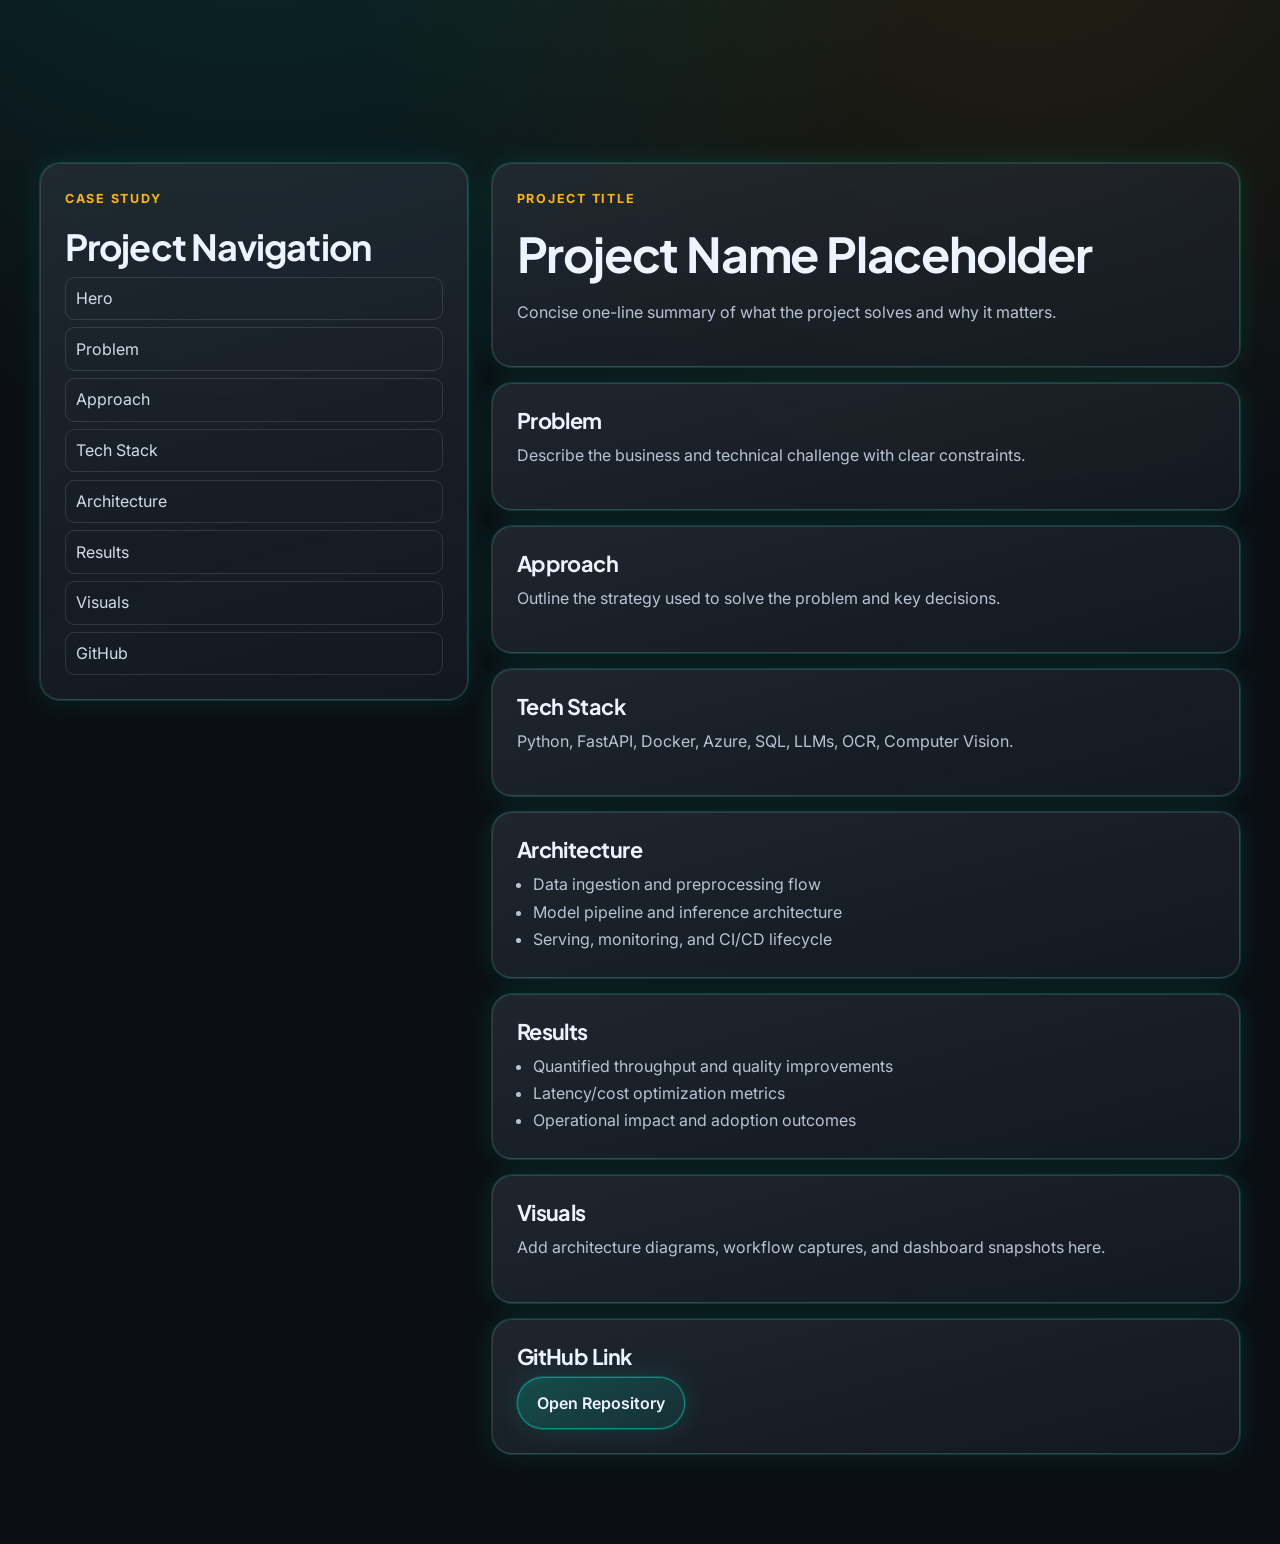
<file: case-study-template.html>
<!doctype html>
<html lang="en">
  <head>
    <meta charset="UTF-8" />
    <meta name="viewport" content="width=device-width, initial-scale=1.0" />
    <title>Case Study Template | Saeed Anwar</title>
    <meta
      name="description"
      content="Reusable AI project case study template for documenting problem, approach, architecture, and measurable results."
    />
    <link rel="preconnect" href="https://fonts.googleapis.com" />
    <link rel="preconnect" href="https://fonts.gstatic.com" crossorigin />
    <link
      href="https://fonts.googleapis.com/css2?family=Inter:wght@400;500;600;700;800&family=Plus+Jakarta+Sans:wght@600;700;800&display=swap"
      rel="stylesheet"
    />
    <link rel="stylesheet" href="assets/css/main.css" />
    <style>
      .case-study-layout {
        display: grid;
        grid-template-columns: 0.8fr 1.4fr;
        gap: 1.5rem;
        align-items: start;
      }
      .case-sidebar {
        position: sticky;
        top: 6rem;
      }
      .case-nav {
        display: grid;
        gap: 0.45rem;
      }
      .case-nav a {
        border: 1px solid rgba(255, 255, 255, 0.12);
        border-radius: 0.6rem;
        padding: 0.45rem 0.6rem;
        color: #d2dce9;
      }
      .case-content {
        display: grid;
        gap: 1rem;
      }
      .case-content .card ul {
        margin-left: 1rem;
        list-style: disc;
      }
      @media (width <= 960px) {
        .case-study-layout {
          grid-template-columns: 1fr;
        }
        .case-sidebar {
          position: static;
        }
      }
    </style>
  </head>
  <body>
    <main class="section-wrap">
      <div class="container case-study-layout">
        <aside class="card glass-card case-sidebar">
          <p class="eyebrow">Case Study</p>
          <h2>Project Navigation</h2>
          <nav class="case-nav">
            <a href="#hero">Hero</a>
            <a href="#problem">Problem</a>
            <a href="#approach">Approach</a>
            <a href="#stack">Tech Stack</a>
            <a href="#architecture">Architecture</a>
            <a href="#results">Results</a>
            <a href="#visuals">Visuals</a>
            <a href="#github">GitHub</a>
          </nav>
        </aside>

        <div class="case-content">
          <section id="hero" class="card glass-card">
            <p class="eyebrow">Project Title</p>
            <h1>Project Name Placeholder</h1>
            <p>Concise one-line summary of what the project solves and why it matters.</p>
          </section>

          <section id="problem" class="card glass-card">
            <h3>Problem</h3>
            <p>Describe the business and technical challenge with clear constraints.</p>
          </section>

          <section id="approach" class="card glass-card">
            <h3>Approach</h3>
            <p>Outline the strategy used to solve the problem and key decisions.</p>
          </section>

          <section id="stack" class="card glass-card">
            <h3>Tech Stack</h3>
            <p>Python, FastAPI, Docker, Azure, SQL, LLMs, OCR, Computer Vision.</p>
          </section>

          <section id="architecture" class="card glass-card">
            <h3>Architecture</h3>
            <ul>
              <li>Data ingestion and preprocessing flow</li>
              <li>Model pipeline and inference architecture</li>
              <li>Serving, monitoring, and CI/CD lifecycle</li>
            </ul>
          </section>

          <section id="results" class="card glass-card">
            <h3>Results</h3>
            <ul>
              <li>Quantified throughput and quality improvements</li>
              <li>Latency/cost optimization metrics</li>
              <li>Operational impact and adoption outcomes</li>
            </ul>
          </section>

          <section id="visuals" class="card glass-card">
            <h3>Visuals</h3>
            <p>Add architecture diagrams, workflow captures, and dashboard snapshots here.</p>
          </section>

          <section id="github" class="card glass-card">
            <h3>GitHub Link</h3>
            <a class="btn btn-primary" href="https://github.com/Saeed0296" target="_blank" rel="noopener"
              >Open Repository</a
            >
          </section>
        </div>
      </div>
    </main>
  </body>
</html>
</file>
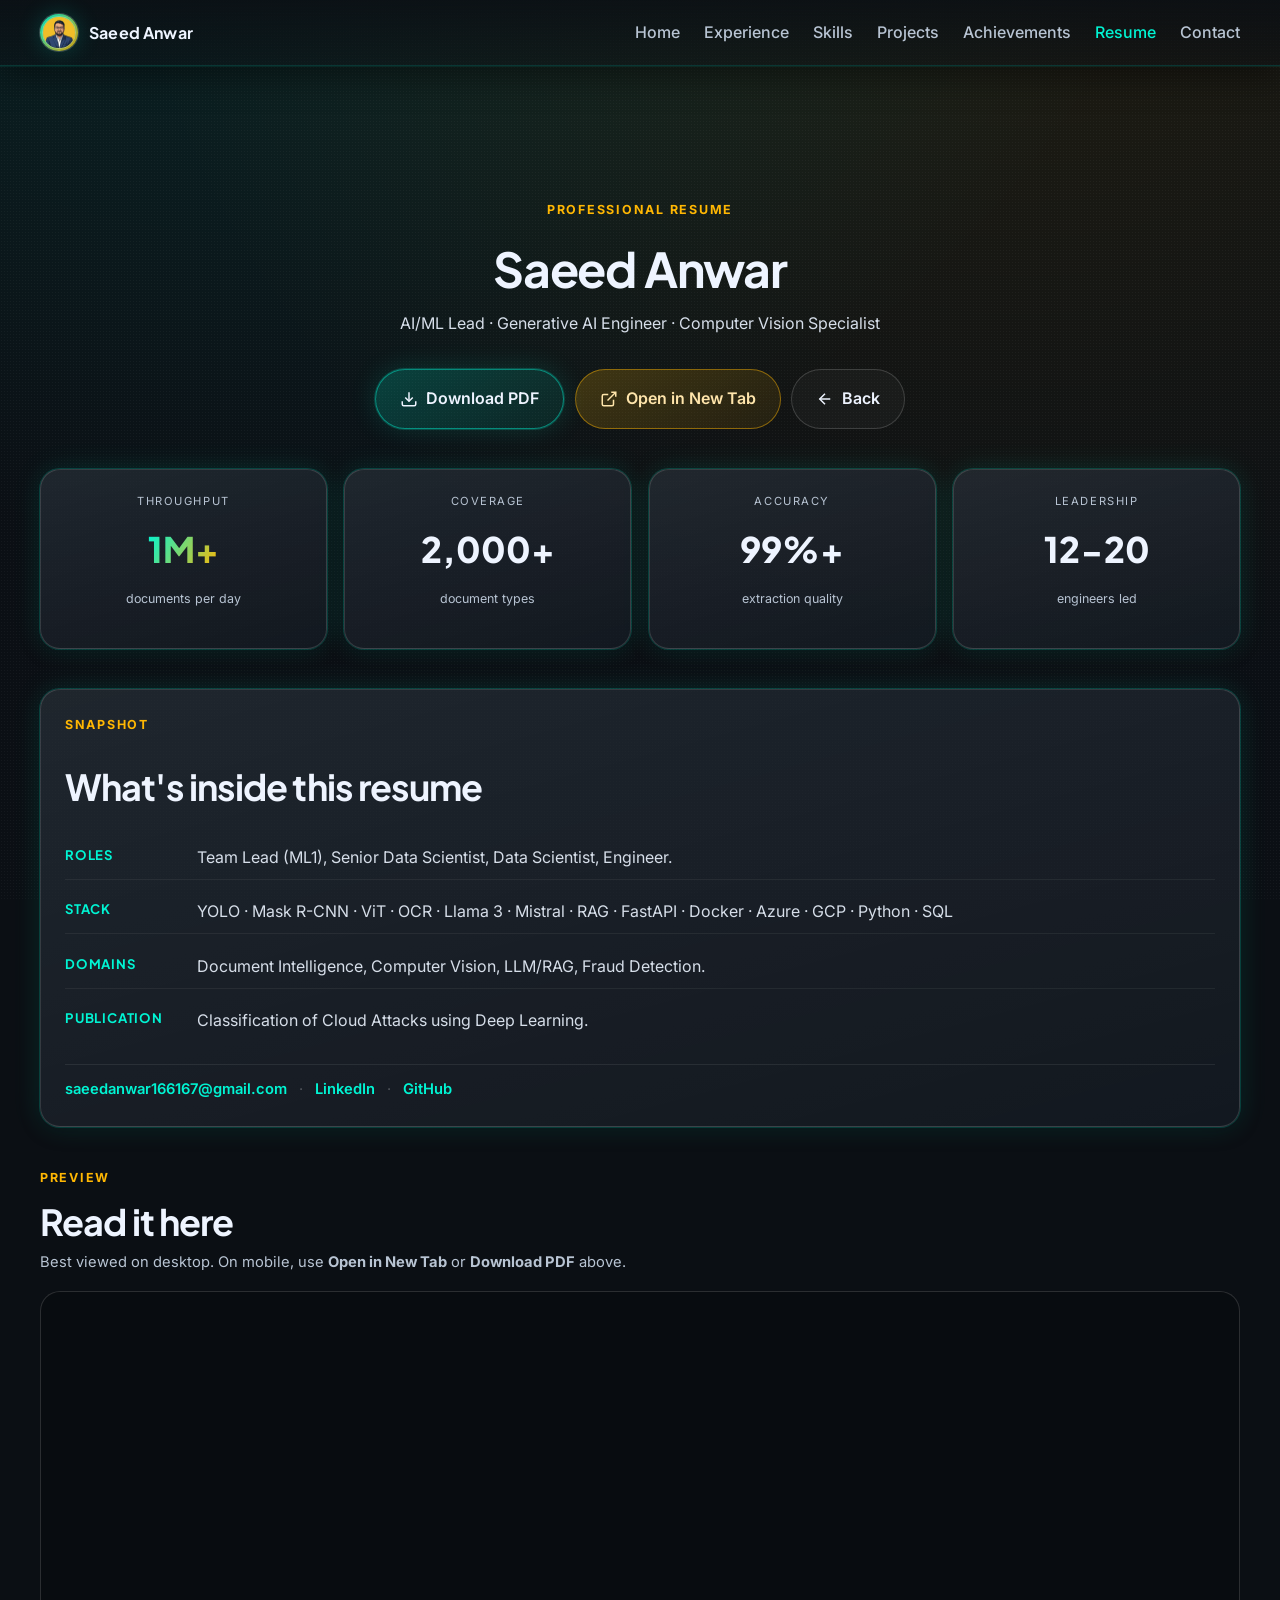
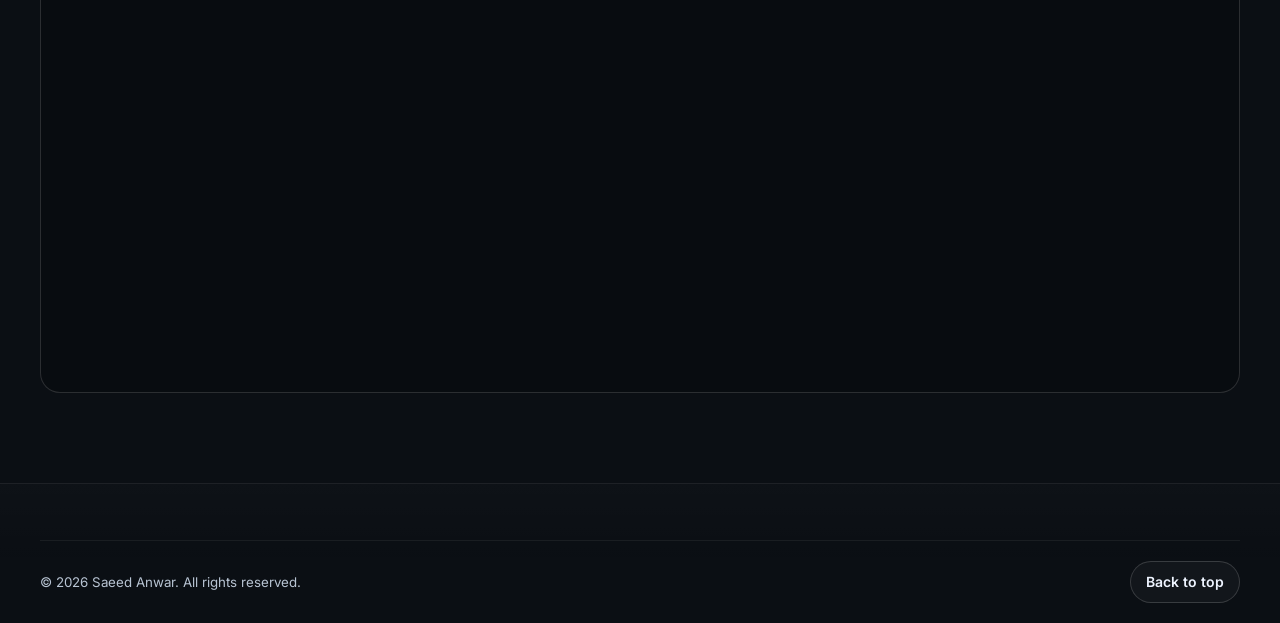
<file: resume.html>
<!doctype html>
<html lang="en">
  <head>
    <meta charset="UTF-8" />
    <meta name="viewport" content="width=device-width, initial-scale=1.0" />
    <title>Resume | Saeed Anwar</title>
    <meta name="description" content="View and download Saeed Anwar's resume — AI/ML Lead." />
    <link rel="icon" type="image/svg+xml" href="assets/images/favicon-round.svg?v=4" />
    <link rel="alternate icon" type="image/jpeg" href="assets/images/logo_img.jpeg" />
    <link rel="apple-touch-icon" href="assets/images/logo_img.jpeg" />
    <link rel="preconnect" href="https://fonts.googleapis.com" />
    <link rel="preconnect" href="https://fonts.gstatic.com" crossorigin />
    <link
      href="https://fonts.googleapis.com/css2?family=Inter:wght@400;500;600;700;800&family=Plus+Jakarta+Sans:wght@600;700;800&display=swap"
      rel="stylesheet"
    />
    <link rel="stylesheet" href="assets/css/main.css?v=6" />
  </head>
  <body>
    <div class="cursor-glow" id="cursorGlow" aria-hidden="true"></div>
    <div class="bg-noise" aria-hidden="true"></div>
    <div class="scroll-progress" id="scrollProgress" aria-hidden="true"></div>

    <header class="site-header">
      <div class="container flex items-center justify-between">
        <a class="brand" href="index.html#home" aria-label="Saeed Anwar Home" data-page-link>
          <span class="brand-avatar-wrap">
            <img
              src="assets/images/logo_img.jpeg"
              alt="Saeed Anwar portrait"
              class="brand-avatar"
              loading="lazy"
            />
          </span>
          <span class="brand-name">Saeed Anwar</span>
        </a>
        <nav class="site-nav" aria-label="Primary Navigation">
          <a href="index.html#home" data-page-link>Home</a>
          <a href="index.html#experience" data-page-link>Experience</a>
          <a href="index.html#skills" data-page-link>Skills</a>
          <a href="index.html#projects" data-page-link>Projects</a>
          <a href="index.html#achievements" data-page-link>Achievements</a>
          <a class="is-current" href="resume.html">Resume</a>
          <a href="index.html#contact" data-page-link>Contact</a>
        </nav>
        <button
          class="menu-toggle"
          id="menuToggle"
          type="button"
          aria-label="Toggle mobile navigation"
          aria-expanded="false"
          aria-controls="mobileMenu"
        >
          <span></span><span></span><span></span>
        </button>
      </div>
      <nav class="mobile-menu" id="mobileMenu" aria-label="Mobile Navigation">
        <a href="index.html#home" data-page-link>Home</a>
        <a href="index.html#experience" data-page-link>Experience</a>
        <a href="index.html#skills" data-page-link>Skills</a>
        <a href="index.html#projects" data-page-link>Projects</a>
        <a href="index.html#achievements" data-page-link>Achievements</a>
        <a class="is-current" href="resume.html">Resume</a>
        <a href="index.html#contact" data-page-link>Contact</a>
      </nav>
    </header>

    <main class="resume-page">
      <section class="section-wrap">
        <div class="container resume-grid">
          <header class="resume-header reveal">
            <p class="eyebrow reveal-stagger">Professional Resume</p>
            <h1 class="reveal-stagger">Saeed Anwar</h1>
            <p class="resume-header__role reveal-stagger">
              AI/ML Lead · Generative AI Engineer · Computer Vision Specialist
            </p>

            <div class="resume-actions reveal-stagger">
              <a
                class="btn btn-primary btn-lg"
                href="assets/docs/Saeed Anwar.pdf"
                download="Saeed-Anwar-Resume.pdf"
              >
                <svg viewBox="0 0 24 24" width="18" height="18" fill="none" stroke="currentColor" stroke-width="2" aria-hidden="true">
                  <path d="M21 15v4a2 2 0 0 1-2 2H5a2 2 0 0 1-2-2v-4" />
                  <polyline points="7 10 12 15 17 10" />
                  <line x1="12" y1="15" x2="12" y2="3" />
                </svg>
                Download PDF
              </a>
              <a
                class="btn btn-secondary btn-lg"
                href="assets/docs/Saeed Anwar.pdf"
                target="_blank"
                rel="noopener"
              >
                <svg viewBox="0 0 24 24" width="18" height="18" fill="none" stroke="currentColor" stroke-width="2" aria-hidden="true">
                  <path d="M18 13v6a2 2 0 0 1-2 2H5a2 2 0 0 1-2-2V8a2 2 0 0 1 2-2h6" />
                  <polyline points="15 3 21 3 21 9" />
                  <line x1="10" y1="14" x2="21" y2="3" />
                </svg>
                Open in New Tab
              </a>
              <a class="btn btn-ghost btn-lg" href="index.html#home" data-page-link>
                <svg viewBox="0 0 24 24" width="18" height="18" fill="none" stroke="currentColor" stroke-width="2" aria-hidden="true">
                  <line x1="19" y1="12" x2="5" y2="12" />
                  <polyline points="12 19 5 12 12 5" />
                </svg>
                Back
              </a>
            </div>
          </header>

          <section class="resume-highlights reveal" aria-label="Resume highlights">
            <article class="card glass-card resume-card resume-card--gradient reveal-stagger">
              <p class="resume-card__label">Throughput</p>
              <p class="resume-card__value">1M+</p>
              <p class="resume-card__sub">documents per day</p>
            </article>
            <article class="card glass-card resume-card reveal-stagger">
              <p class="resume-card__label">Coverage</p>
              <p class="resume-card__value">2,000+</p>
              <p class="resume-card__sub">document types</p>
            </article>
            <article class="card glass-card resume-card reveal-stagger">
              <p class="resume-card__label">Accuracy</p>
              <p class="resume-card__value">99%+</p>
              <p class="resume-card__sub">extraction quality</p>
            </article>
            <article class="card glass-card resume-card reveal-stagger">
              <p class="resume-card__label">Leadership</p>
              <p class="resume-card__value">12-20</p>
              <p class="resume-card__sub">engineers led</p>
            </article>
          </section>

          <section class="resume-snapshot reveal" aria-label="Resume snapshot">
            <div class="card glass-card resume-snapshot__card">
              <p class="eyebrow">Snapshot</p>
              <h2>What's inside this resume</h2>
              <ul class="resume-snapshot__list">
                <li>
                  <strong>Roles</strong>
                  <span>Team Lead (ML1), Senior Data Scientist, Data Scientist, Engineer.</span>
                </li>
                <li>
                  <strong>Stack</strong>
                  <span>YOLO · Mask R-CNN · ViT · OCR · Llama 3 · Mistral · RAG · FastAPI · Docker · Azure · GCP · Python · SQL</span>
                </li>
                <li>
                  <strong>Domains</strong>
                  <span>Document Intelligence, Computer Vision, LLM/RAG, Fraud Detection.</span>
                </li>
                <li>
                  <strong>Publication</strong>
                  <span>Classification of Cloud Attacks using Deep Learning.</span>
                </li>
              </ul>

              <div class="resume-snapshot__contact">
                <a href="mailto:saeedanwar166167@gmail.com">saeedanwar166167@gmail.com</a>
                <span aria-hidden="true">·</span>
                <a href="https://www.linkedin.com/in/saeed2000" target="_blank" rel="noopener noreferrer">LinkedIn</a>
                <span aria-hidden="true">·</span>
                <a href="https://github.com/Saeed0296" target="_blank" rel="noopener noreferrer">GitHub</a>
              </div>
            </div>
          </section>

          <section class="resume-preview reveal" aria-label="Resume preview">
            <div class="resume-preview__head">
              <p class="eyebrow">Preview</p>
              <h2>Read it here</h2>
              <p class="resume-preview__hint">
                Best viewed on desktop. On mobile, use <strong>Open in New Tab</strong> or <strong>Download PDF</strong> above.
              </p>
            </div>

            <div class="resume-preview__viewer">
              <iframe
                class="pdf-viewer"
                src="assets/docs/Saeed Anwar.pdf#view=FitH"
                title="Saeed Anwar Resume PDF"
                loading="lazy"
              ></iframe>

              <div class="pdf-mobile-card card glass-card">
                <div class="pdf-mobile-card__icon" aria-hidden="true">
                  <svg viewBox="0 0 24 24" width="38" height="38" fill="none" stroke="currentColor" stroke-width="1.6">
                    <path d="M14 2H6a2 2 0 0 0-2 2v16a2 2 0 0 0 2 2h12a2 2 0 0 0 2-2V8z" />
                    <polyline points="14 2 14 8 20 8" />
                    <line x1="9" y1="13" x2="15" y2="13" />
                    <line x1="9" y1="17" x2="15" y2="17" />
                  </svg>
                </div>
                <h3>Open the resume your way</h3>
                <p>
                  Mobile browsers can't render PDFs inline reliably. Choose how you'd like to view —
                  no surprise redirects, your back button always works.
                </p>
                <div class="resume-actions">
                  <a
                    class="btn btn-primary"
                    href="assets/docs/Saeed Anwar.pdf"
                    target="_blank"
                    rel="noopener"
                  >Open in New Tab</a>
                  <a
                    class="btn btn-secondary"
                    href="assets/docs/Saeed Anwar.pdf"
                    download="Saeed-Anwar-Resume.pdf"
                  >Download PDF</a>
                </div>
              </div>
            </div>
          </section>
        </div>
      </section>
    </main>

    <footer class="site-footer">
      <div class="container site-footer__row">
        <small>© <span id="year"></span> Saeed Anwar. All rights reserved.</small>
        <a class="btn btn-ghost btn-sm" href="#top" onclick="window.scrollTo({top:0,behavior:'smooth'});return false;">Back to top</a>
      </div>
    </footer>

    <script src="assets/js/main.js"></script>
  </body>
</html>
</file>
<file: assets/css/main.css>
:root {
  --bg-obsidian: #0b0f14;
  --bg-elev-1: #101821;
  --bg-elev-2: #152231;
  --accent-primary: #00f5d4;
  --accent-secondary: #ffb703;
  --text-strong: #eef4ff;
  --text-muted: #b8c4d3;
  --text-soft: #d6dee9;
  --border-subtle: rgba(255, 255, 255, 0.14);
  --card-glass: rgba(16, 24, 33, 0.62);

  --font-display: "Plus Jakarta Sans", "Inter", -apple-system, blinkmacsystemfont, "Segoe UI",
    sans-serif;
  --font-body: "Inter", -apple-system, blinkmacsystemfont, "Segoe UI", sans-serif;

  --step--1: 0.875rem;
  --step-0: 1rem;
  --step-1: 1.125rem;
  --step-2: 1.35rem;
  --step-3: 1.75rem;
  --step-4: 2.25rem;
  --step-5: 3rem;

  --space-1: 0.25rem;
  --space-2: 0.5rem;
  --space-3: 0.75rem;
  --space-4: 1rem;
  --space-5: 1.5rem;
  --space-6: 2rem;
  --space-7: 3rem;
  --space-8: 4rem;
  --space-9: 6rem;

  --radius-sm: 0.5rem;
  --radius-md: 0.85rem;
  --radius-lg: 1.25rem;
  --radius-xl: 1.75rem;

  --shadow-sm: 0 4px 20px rgba(0, 0, 0, 0.25);
  --shadow-md: 0 12px 40px rgba(0, 0, 0, 0.4);
  --shadow-glow: 0 0 0 1px rgba(0, 245, 212, 0.2), 0 0 28px rgba(0, 245, 212, 0.14);
  --transition: 220ms ease;

  --container-max: 1200px;
  --section-pad: clamp(3.25rem, 7vw, 6rem);
  --header-height: 4.6rem;
}

/* CSS Reset */
*,
*::before,
*::after {
  box-sizing: border-box;
}

* {
  margin: 0;
}

html {
  scroll-behavior: smooth;
}

body {
  min-height: 100vh;
  text-rendering: optimizelegibility;
  -webkit-font-smoothing: antialiased;
}

img,
picture,
video,
canvas,
svg {
  display: block;
  max-width: 100%;
}

input,
button,
textarea,
select {
  font: inherit;
}

p,
h1,
h2,
h3,
h4,
h5,
h6 {
  overflow-wrap: break-word;
}

ul,
ol {
  list-style: none;
  padding: 0;
}

a {
  text-decoration: none;
  color: inherit;
}

/* Base */
body {
  background: radial-gradient(circle at 20% -20%, rgba(0, 245, 212, 0.14), transparent 35%),
    radial-gradient(circle at 80% -10%, rgba(255, 183, 3, 0.1), transparent 35%),
    var(--bg-obsidian);
  color: var(--text-strong);
  font-family: var(--font-body);
  font-size: var(--step-0);
  line-height: 1.7;
  position: relative;
  padding-top: var(--header-height);
}

p,
li {
  line-height: 1.7;
}

@media (pointer: fine) {
  body {
    cursor: none;
  }
}

.cursor-glow {
  position: fixed;
  width: 24px;
  height: 24px;
  border-radius: 50%;
  pointer-events: none;
  z-index: 60;
  background: radial-gradient(circle, rgba(0, 245, 212, 0.4), rgba(0, 245, 212, 0) 70%);
  transform: translate(-50%, -50%);
  opacity: 0;
}

.bg-noise {
  position: fixed;
  inset: 0;
  pointer-events: none;
  z-index: -1;
  opacity: 0.22;
  background-image: radial-gradient(rgba(255, 255, 255, 0.18) 0.35px, transparent 0.35px);
  background-size: 3px 3px;
}

::selection {
  background: rgba(0, 245, 212, 0.35);
  color: var(--text-strong);
}

::-webkit-scrollbar {
  width: 10px;
  height: 10px;
}

::-webkit-scrollbar-track {
  background: rgba(255, 255, 255, 0.03);
}

::-webkit-scrollbar-thumb {
  border-radius: 999px;
  background: linear-gradient(var(--accent-primary), rgba(0, 245, 212, 0.55));
  border: 2px solid rgba(11, 15, 20, 0.85);
}

* {
  scrollbar-width: thin;
  scrollbar-color: rgba(0, 245, 212, 0.5) rgba(255, 255, 255, 0.03);
}

/* Layout System */
.container {
  width: min(100% - 2rem, var(--container-max));
  margin-inline: auto;
}

.section-wrap {
  padding-block: var(--section-pad);
}

.section-transition {
  position: relative;
}

.section-transition::before {
  content: "";
  position: absolute;
  inset: 0;
  background: linear-gradient(to bottom, transparent, rgba(255, 255, 255, 0.02), transparent);
  opacity: 0;
  transition: opacity 500ms ease;
  pointer-events: none;
}

.section-transition:is(:hover, :focus-within)::before {
  opacity: 1;
}

.grid {
  display: grid;
}

.cols-2 {
  grid-template-columns: repeat(2, minmax(0, 1fr));
}

.cols-3 {
  grid-template-columns: repeat(3, minmax(0, 1fr));
}

.gap-md {
  gap: var(--space-5);
}

.gap-lg {
  gap: var(--space-6);
}

.flex {
  display: flex;
}

.items-center {
  align-items: center;
}

.justify-between {
  justify-content: space-between;
}

/* Typography */
h1,
h2,
h3,
h4,
h5,
h6 {
  font-family: var(--font-display);
  line-height: 1.2;
  letter-spacing: -0.025em;
}

h1 {
  font-size: clamp(var(--step-4), 5vw, var(--step-5));
  margin-bottom: var(--space-4);
}

h2 {
  font-size: clamp(var(--step-3), 3vw, var(--step-4));
}

h3 {
  font-size: var(--step-2);
}

h4 {
  font-size: var(--step-1);
}

h5 {
  font-size: var(--step-0);
}

h6 {
  font-size: var(--step--1);
}

p,
li,
small {
  color: var(--text-muted);
}

.lead {
  font-size: clamp(var(--step-1), 2.2vw, var(--step-2));
  max-width: 68ch;
}

.eyebrow {
  text-transform: uppercase;
  letter-spacing: 0.14em;
  color: var(--accent-secondary);
  font-size: 0.78rem;
  font-weight: 700;
  margin-bottom: var(--space-3);
}

/* Header */
.site-header {
  position: fixed;
  left: 0;
  right: 0;
  top: 0;
  z-index: 30;
  padding-block: 0.85rem;
  backdrop-filter: blur(14px);
  background: linear-gradient(to bottom, rgba(11, 15, 20, 0.88), rgba(11, 15, 20, 0.45));
  border-bottom: 1px solid rgba(0, 245, 212, 0.16);
  box-shadow: 0 0 0 1px rgba(0, 245, 212, 0.08), 0 10px 34px rgba(0, 0, 0, 0.45);
}

.brand {
  display: inline-flex;
  align-items: center;
  gap: 0.72rem;
  font-family: var(--font-display);
  font-weight: 700;
  letter-spacing: 0.01em;
}

.brand-avatar-wrap {
  width: 2.35rem;
  height: 2.35rem;
  border-radius: 50%;
  padding: 2px;
  background: linear-gradient(135deg, rgba(0, 245, 212, 0.9), rgba(255, 183, 3, 0.85));
  box-shadow: 0 0 0 1px rgba(255, 255, 255, 0.18), 0 0 24px rgba(0, 245, 212, 0.2);
}

.brand-avatar {
  width: 100%;
  height: 100%;
  border-radius: 50%;
  object-fit: cover;
  border: 1px solid rgba(255, 255, 255, 0.28);
}

.brand-name {
  color: var(--text-strong);
}

.brand:hover .brand-avatar-wrap {
  box-shadow: 0 0 0 1px rgba(255, 255, 255, 0.22), 0 0 28px rgba(0, 245, 212, 0.3);
}

.site-nav {
  display: flex;
  gap: var(--space-5);
}

.site-nav a {
  color: var(--text-muted);
  font-weight: 500;
  transition: color var(--transition), text-shadow var(--transition);
}

.site-nav a:hover,
.site-nav a:focus-visible {
  color: var(--accent-primary);
  text-shadow: 0 0 14px rgba(0, 245, 212, 0.45);
}

.site-nav a.is-current,
.mobile-menu a.is-current {
  color: var(--accent-primary);
}

.menu-toggle {
  display: none;
  width: 2.7rem;
  height: 2.7rem;
  border-radius: 0.7rem;
  border: 1px solid rgba(0, 245, 212, 0.32);
  background: rgba(255, 255, 255, 0.04);
  align-items: center;
  justify-content: center;
  flex-direction: column;
  gap: 0.26rem;
  cursor: pointer;
}

.menu-toggle span {
  width: 1.1rem;
  height: 2px;
  background: var(--text-strong);
  border-radius: 5px;
  transition: transform var(--transition), opacity var(--transition);
}

.menu-toggle.is-open span:nth-child(1) {
  transform: translateY(6px) rotate(45deg);
}

.menu-toggle.is-open span:nth-child(2) {
  opacity: 0;
}

.menu-toggle.is-open span:nth-child(3) {
  transform: translateY(-6px) rotate(-45deg);
}

.mobile-menu {
  display: none;
  border-top: 1px solid rgba(255, 255, 255, 0.08);
  padding: 0.65rem 1rem 1rem;
  background: rgba(11, 15, 20, 0.92);
}

.mobile-menu a {
  display: block;
  padding: 0.62rem 0.2rem;
  color: var(--text-muted);
}

.mobile-menu.is-open {
  display: block;
}

/* Buttons */
.btn {
  display: inline-flex;
  align-items: center;
  justify-content: center;
  gap: var(--space-2);
  border-radius: 999px;
  font-weight: 600;
  border: 1px solid transparent;
  padding: 0.7rem 1.2rem;
  transition: transform var(--transition), box-shadow var(--transition), border-color var(--transition),
    background-color var(--transition), color var(--transition);
  cursor: pointer;
}

.btn:hover {
  transform: translateY(-1px);
  filter: saturate(1.15);
}

.btn:focus-visible {
  outline: 2px solid var(--accent-primary);
  outline-offset: 2px;
}

.btn-primary {
  background: linear-gradient(145deg, rgba(0, 245, 212, 0.2), rgba(0, 245, 212, 0.08));
  border-color: rgba(0, 245, 212, 0.45);
  color: var(--text-strong);
  box-shadow: var(--shadow-glow);
}

.btn-primary:hover {
  box-shadow: 0 0 0 1px rgba(0, 245, 212, 0.35), 0 0 32px rgba(0, 245, 212, 0.2),
    0 0 64px rgba(0, 245, 212, 0.16);
}

.btn-secondary {
  background: linear-gradient(145deg, rgba(255, 183, 3, 0.2), rgba(255, 183, 3, 0.08));
  border-color: rgba(255, 183, 3, 0.45);
  color: #ffe5ab;
}

.btn-secondary:hover {
  box-shadow: 0 0 0 1px rgba(255, 183, 3, 0.42), 0 0 32px rgba(255, 183, 3, 0.18);
}

.btn-ghost {
  border-color: rgba(255, 255, 255, 0.16);
  background: rgba(255, 255, 255, 0.03);
  color: var(--text-strong);
}

.btn-sm {
  padding: 0.52rem 0.95rem;
  font-size: var(--step--1);
}

/* Cards */
.card {
  border-radius: var(--radius-lg);
  padding: clamp(1rem, 2.5vw, 1.5rem);
}

.glass-card {
  background: linear-gradient(165deg, rgba(255, 255, 255, 0.08), rgba(255, 255, 255, 0.02)),
    var(--card-glass);
  border: 1px solid var(--border-subtle);
  box-shadow: var(--shadow-sm), var(--shadow-glow);
  backdrop-filter: blur(14px);
}

.glass-card h2,
.glass-card h3 {
  margin-bottom: var(--space-2);
}

.glass-card p {
  margin-bottom: var(--space-4);
}

.text-link {
  color: var(--accent-primary);
  font-weight: 600;
}

.badge {
  display: inline-flex;
  padding: 0.25rem 0.65rem;
  border-radius: 999px;
  font-size: 0.7rem;
  letter-spacing: 0.08em;
  text-transform: uppercase;
  color: var(--text-strong);
  border: 1px solid rgba(255, 255, 255, 0.15);
  background: rgba(255, 255, 255, 0.05);
  margin-bottom: var(--space-3);
}

.badge-accent {
  border-color: rgba(255, 183, 3, 0.38);
  color: #ffdf9f;
}

/* Sections */
#contact,
#experience,
#skills,
#projects,
#achievements {
  scroll-margin-top: calc(var(--header-height) + 0.75rem);
}

.section-heading {
  margin-bottom: var(--space-6);
}

.section-heading h2 {
  max-width: 20ch;
}

.hero {
  padding-top: clamp(2rem, 4vw, 3rem);
}

.full-hero {
  min-height: calc(100vh - var(--header-height));
  display: flex;
  align-items: center;
}

.hero-grid {
  display: grid;
  grid-template-columns: 1.25fr 1fr;
  gap: clamp(1.5rem, 3vw, 2.4rem);
  align-items: stretch;
}

/* Unified Hero + About bento section */
.hero-bento {
  position: relative;
  min-height: calc(100vh - var(--header-height));
  padding-block: clamp(2.5rem, 6vw, 4.25rem);
  display: flex;
  align-items: center;
  overflow: hidden;
}

.hero-bento__bg {
  position: absolute;
  inset: 0;
  pointer-events: none;
  z-index: 0;
}

.hero-bento__glow {
  position: absolute;
  border-radius: 50%;
  filter: blur(80px);
  opacity: 0.55;
  animation: heroGlowDrift 16s ease-in-out infinite alternate;
}

.hero-bento__glow--cyan {
  width: 32rem;
  height: 32rem;
  top: -10rem;
  left: -8rem;
  background: radial-gradient(circle, rgba(0, 245, 212, 0.3), transparent 65%);
}

.hero-bento__glow--amber {
  width: 28rem;
  height: 28rem;
  bottom: -10rem;
  right: -6rem;
  background: radial-gradient(circle, rgba(255, 183, 3, 0.22), transparent 65%);
  animation-delay: -8s;
}

.hero-bento__grid {
  position: absolute;
  inset: 0;
  background-image: linear-gradient(rgba(255, 255, 255, 0.04) 1px, transparent 1px),
    linear-gradient(90deg, rgba(255, 255, 255, 0.04) 1px, transparent 1px);
  background-size: 48px 48px;
  mask-image: radial-gradient(circle at 50% 35%, black 25%, transparent 80%);
  opacity: 0.5;
}

.hero-bento__inner {
  position: relative;
  z-index: 1;
  display: flex;
  flex-direction: column;
  gap: clamp(1.5rem, 3.5vw, 2.5rem);
  width: 100%;
  padding-inline: clamp(1rem, 5vw, 3.5rem);
}

.hero-bento__lead {
  display: grid;
  grid-template-columns: auto minmax(0, 1fr);
  gap: clamp(1.75rem, 5vw, 3.5rem);
  align-items: center;
  width: 100%;
}

.hero-profile-frame {
  --cursor-x: 50%;
  --cursor-y: 50%;
  position: relative;
  display: block;
  border-radius: 50%;
  padding: 3px;
  margin: 0;
  background: conic-gradient(
    from 140deg,
    rgba(0, 245, 212, 0.85),
    rgba(255, 122, 26, 0.6),
    rgba(0, 245, 212, 0.85)
  );
  box-shadow:
    0 22px 60px -25px rgba(0, 245, 212, 0.55),
    0 0 0 1px rgba(0, 245, 212, 0.18);
  isolation: isolate;
  overflow: visible;
  transition: transform 0.4s ease, box-shadow 0.4s ease;
}

.hero-profile-frame::after {
  content: "";
  position: absolute;
  inset: 3px;
  border-radius: 50%;
  background: radial-gradient(
    circle at var(--cursor-x) var(--cursor-y),
    rgba(0, 245, 212, 0.55),
    rgba(0, 245, 212, 0) 55%
  );
  opacity: 0;
  transition: opacity 0.35s ease;
  pointer-events: none;
  z-index: 3;
  mix-blend-mode: screen;
}

.hero-profile-frame:hover {
  transform: scale(1.03);
  box-shadow:
    0 28px 70px -20px rgba(0, 245, 212, 0.7),
    0 0 0 1px rgba(0, 245, 212, 0.35),
    0 0 60px rgba(0, 245, 212, 0.25);
}

.hero-profile-frame:hover::after {
  opacity: 1;
}

.hero-bento__lead .hero-profile-frame {
  --portrait-size: clamp(11rem, 22vw, 17rem);
  width: var(--portrait-size);
  height: var(--portrait-size);
  aspect-ratio: 1 / 1;
  flex: 0 0 var(--portrait-size);
  align-self: center;
  justify-self: start;
}

.hero-bento__lead .hero-profile-frame__img {
  width: 100%;
  height: 100%;
  aspect-ratio: 1 / 1;
  object-fit: cover;
  border-radius: 50%;
}

.hero-bento__copy {
  display: flex;
  flex-direction: column;
  gap: 0.85rem;
  width: 100%;
  max-width: none;
}

.hero-bento__copy h1 {
  font-size: clamp(2.4rem, 5.5vw, 3.8rem);
  margin-bottom: 0;
  line-height: 1.05;
}

.hero-bento__name-accent {
  background: linear-gradient(120deg, var(--accent-primary) 25%, var(--accent-secondary) 90%);
  background-clip: text;
  -webkit-background-clip: text;
  color: transparent;
  -webkit-text-fill-color: transparent;
}

.hero-bento__copy .hero-title {
  margin-bottom: 0.4rem;
}

.hero-bento__copy .lead {
  margin-bottom: 0.2rem;
}

.hero-bento__hook {
  max-width: 70ch;
  color: var(--text-muted);
  margin-bottom: 0.4rem;
}

.hero-bento__copy .actions {
  margin-top: 1rem;
}

.hero-profile-frame__halo {
  position: absolute;
  inset: -18%;
  border-radius: 50%;
  background: radial-gradient(circle, rgba(0, 245, 212, 0.22), transparent 68%);
  pointer-events: none;
  z-index: 0;
  animation: profileHaloPulse 5.5s ease-in-out infinite;
}

.hero-profile-frame__shine {
  position: absolute;
  inset: 0;
  border-radius: 50%;
  background: linear-gradient(
    125deg,
    transparent 42%,
    rgba(255, 255, 255, 0.14) 50%,
    transparent 58%
  );
  pointer-events: none;
  z-index: 2;
  mix-blend-mode: soft-light;
  animation: profileShineDrift 10s linear infinite;
}

.hero-profile-frame__img {
  position: relative;
  z-index: 1;
  width: 100%;
  height: 100%;
  border-radius: 50%;
  object-fit: cover;
  display: block;
  border: 2px solid rgba(11, 15, 20, 0.92);
}

.intro-hook {
  max-width: 38rem;
  color: var(--text-muted);
  margin-bottom: var(--space-4);
}

.profile-fab {
  position: fixed !important;
  right: max(1.25rem, env(safe-area-inset-right, 0px)) !important;
  bottom: max(1.5rem, calc(1rem + env(safe-area-inset-bottom, 0px))) !important;
  top: auto !important;
  left: auto !important;
  z-index: 9999;
  width: 4rem;
  height: 4rem;
  display: inline-flex;
  align-items: center;
  justify-content: center;
  border-radius: 50%;
  text-decoration: none;
  color: inherit;
  opacity: 1;
  pointer-events: auto;
  transition: transform 0.25s ease, box-shadow 0.35s ease;
  background: radial-gradient(
    circle at 30% 25%,
    rgba(0, 245, 212, 0.18),
    rgba(11, 15, 20, 0.95) 70%
  );
  box-shadow:
    0 0 0 1px rgba(0, 245, 212, 0.45),
    0 18px 50px rgba(0, 0, 0, 0.55),
    0 0 42px rgba(0, 245, 212, 0.28);
  isolation: isolate;
  animation: fabFloat 4s ease-in-out infinite;
}

.profile-fab:hover {
  transform: translateY(-3px) scale(1.04);
  box-shadow:
    0 0 0 1px rgba(0, 245, 212, 0.7),
    0 24px 60px rgba(0, 0, 0, 0.6),
    0 0 56px rgba(0, 245, 212, 0.42);
}

.profile-fab:hover .profile-fab__label {
  opacity: 1;
  transform: translate(-0.5rem, -50%) scale(1);
  pointer-events: auto;
}

.profile-fab:focus-visible {
  outline: 2px solid var(--accent-primary);
  outline-offset: 4px;
}

.profile-fab__ring {
  position: absolute;
  inset: -6px;
  border-radius: 50%;
  border: 1px solid rgba(0, 245, 212, 0.45);
  opacity: 0.9;
  animation: fabRingPulse 2.8s ease-in-out infinite;
  pointer-events: none;
}

.profile-fab__pulse {
  position: absolute;
  inset: 0;
  border-radius: 50%;
  border: 1px solid rgba(0, 245, 212, 0.35);
  z-index: 0;
  animation: fabPulse 2.4s ease-out infinite;
  pointer-events: none;
}

.profile-fab__img {
  position: relative;
  z-index: 2;
  width: calc(100% - 8px);
  height: calc(100% - 8px);
  object-fit: cover;
  border-radius: 50%;
  border: 1.5px solid rgba(255, 255, 255, 0.18);
  box-shadow: inset 0 0 12px rgba(0, 0, 0, 0.4);
}

.profile-fab__label {
  position: absolute;
  right: 100%;
  top: 50%;
  transform: translate(0, -50%) scale(0.96);
  margin-right: 0.6rem;
  font-size: 0.7rem;
  font-weight: 700;
  letter-spacing: 0.12em;
  text-transform: uppercase;
  padding: 0.4rem 0.75rem;
  border-radius: 999px;
  background: rgba(11, 15, 20, 0.96);
  border: 1px solid rgba(0, 245, 212, 0.45);
  color: var(--accent-primary);
  white-space: nowrap;
  z-index: 3;
  opacity: 0;
  pointer-events: none;
  transition: opacity 0.25s ease, transform 0.25s ease;
  box-shadow: 0 8px 22px rgba(0, 0, 0, 0.45);
}

@media (width <= 520px) {
  .profile-fab {
    width: 3.5rem;
    height: 3.5rem;
    right: max(1rem, env(safe-area-inset-right, 0px)) !important;
    bottom: max(1rem, calc(0.75rem + env(safe-area-inset-bottom, 0px))) !important;
  }

  .profile-fab__label {
    display: none;
  }

  .hero-showcase__metrics {
    grid-template-columns: 1fr;
  }
}

@keyframes fabFloat {
  0%, 100% {
    transform: translateY(0);
  }
  50% {
    transform: translateY(-4px);
  }
}

.hero-content {
  display: flex;
  flex-direction: column;
  justify-content: center;
}

.hero-title {
  font-size: clamp(1.12rem, 2.2vw, 1.55rem);
  color: #d9e4ef;
  font-weight: 600;
  margin-bottom: var(--space-4);
}

#typedTagline::after {
  content: "|";
  margin-left: 0.12rem;
  color: var(--accent-primary);
  animation: blink 1s step-end infinite;
}

.hero-subtext {
  max-width: 68ch;
}

.hero-subtext strong {
  color: var(--text-strong);
}

.hero-visual {
  min-height: 25rem;
  position: relative;
  overflow: hidden;
  display: grid;
  align-content: end;
}

#neuralCanvas {
  position: absolute;
  inset: 0;
  width: 100%;
  height: 100%;
}

.hero-visual .stats-list {
  position: relative;
  z-index: 1;
  background: rgba(11, 15, 20, 0.62);
  border: 1px solid rgba(255, 255, 255, 0.12);
  border-radius: var(--radius-md);
  padding: var(--space-4);
}

.scroll-indicator {
  display: inline-flex;
  align-items: center;
  gap: 0.55rem;
  margin-top: var(--space-6);
  color: var(--text-muted);
  font-size: var(--step--1);
}

.scroll-indicator i {
  width: 0.8rem;
  height: 1.35rem;
  border: 1px solid rgba(255, 255, 255, 0.4);
  border-radius: 999px;
  position: relative;
}

.scroll-indicator i::before {
  content: "";
  position: absolute;
  left: 50%;
  top: 0.2rem;
  transform: translateX(-50%);
  width: 0.2rem;
  height: 0.2rem;
  background: var(--accent-primary);
  border-radius: 999px;
  animation: scrollPulse 1.5s ease-in-out infinite;
}

.hero-reveal {
  opacity: 0;
  transform: translateY(14px);
  animation: fadeInUp 680ms ease forwards;
}

.hero-reveal:nth-child(1) {
  animation-delay: 80ms;
}

.hero-reveal:nth-child(2) {
  animation-delay: 180ms;
}

.hero-reveal:nth-child(3) {
  animation-delay: 280ms;
}

.hero-reveal:nth-child(4) {
  animation-delay: 380ms;
}

.hero-reveal:nth-child(5) {
  animation-delay: 480ms;
}

.hero-reveal:nth-child(6) {
  animation-delay: 580ms;
}

.hero-reveal:nth-child(7) {
  animation-delay: 680ms;
}

.actions {
  display: flex;
  flex-wrap: wrap;
  gap: var(--space-3);
  margin-top: var(--space-5);
}

.stats-list {
  display: grid;
  gap: var(--space-3);
}

.stats-list li {
  display: flex;
  justify-content: space-between;
  gap: var(--space-4);
}

.stats-list span {
  color: var(--text-muted);
}

.stats-list strong {
  color: var(--text-strong);
  font-size: var(--step--1);
}

.about-layout {
  align-items: start;
}

.about-story p:last-child {
  margin-bottom: 0;
}

.about-stats-grid {
  display: grid;
  grid-template-columns: repeat(2, minmax(0, 1fr));
  gap: var(--space-4);
}

.stat-card {
  transition: transform var(--transition), box-shadow var(--transition), border-color var(--transition);
}

.stat-card:hover {
  transform: translateY(-3px);
  border-color: rgba(0, 245, 212, 0.36);
  box-shadow: 0 0 0 1px rgba(0, 245, 212, 0.24), 0 0 30px rgba(0, 245, 212, 0.2);
}

.stat-label {
  text-transform: uppercase;
  letter-spacing: 0.08em;
  font-size: 0.75rem;
  color: rgba(232, 241, 255, 0.8);
  margin-bottom: var(--space-2);
}

.stat-value {
  color: var(--text-strong);
  font-family: var(--font-display);
  font-size: clamp(1.2rem, 3vw, 1.95rem);
  margin-bottom: 0;
}

.span-2 {
  grid-column: span 2;
}

.timeline {
  position: relative;
  margin-left: 0.2rem;
  padding-left: 2rem;
  display: grid;
  gap: var(--space-5);
}

.timeline::before {
  content: "";
  position: absolute;
  left: 0.55rem;
  top: 0;
  bottom: 0;
  width: 2px;
  background: linear-gradient(var(--accent-primary), rgba(0, 245, 212, 0.15));
}

.timeline-item {
  position: relative;
}

.timeline-dot {
  position: absolute;
  left: -1.62rem;
  top: 1.55rem;
  width: 0.8rem;
  height: 0.8rem;
  border-radius: 50%;
  background: var(--accent-primary);
  box-shadow: 0 0 0 5px rgba(0, 245, 212, 0.14), 0 0 18px rgba(0, 245, 212, 0.5);
}

.timeline-card ul {
  list-style: disc;
  margin-left: 1rem;
  display: grid;
  gap: 0.3rem;
}

.timeline-card li {
  color: var(--text-muted);
}

.timeline-meta {
  color: #8fefdf;
  font-size: 0.8rem;
  text-transform: uppercase;
  letter-spacing: 0.09em;
  margin-bottom: 0.35rem;
}

.timeline-company {
  color: #cfdae7;
  margin-bottom: 0.8rem;
}

.project-filters {
  display: flex;
  flex-wrap: wrap;
  gap: 0.55rem;
  margin-bottom: var(--space-5);
}

.project-filters .btn {
  padding: 0.5rem 0.95rem;
  font-size: 0.82rem;
}

.project-filters .is-active {
  border-color: rgba(0, 245, 212, 0.45);
  box-shadow: 0 0 0 1px rgba(0, 245, 212, 0.26);
}

.projects-grid {
  display: grid;
  grid-template-columns: repeat(2, minmax(0, 1fr));
  gap: var(--space-5);
}

.project-card {
  transform-style: preserve-3d;
  transition: transform var(--transition), box-shadow var(--transition);
}

.project-card img {
  width: 100%;
  aspect-ratio: 16 / 9;
  object-fit: cover;
  border-radius: var(--radius-md);
  margin-bottom: var(--space-3);
  border: 1px solid rgba(255, 255, 255, 0.1);
}

.project-card .stack {
  color: #d6f5ef;
  font-size: 0.86rem;
}

.project-card:hover {
  box-shadow: 0 0 0 1px rgba(0, 245, 212, 0.24), 0 16px 36px rgba(0, 0, 0, 0.4),
    0 0 30px rgba(0, 245, 212, 0.12);
}

.project-card.is-hidden {
  display: none;
}

.skills-category-grid {
  position: relative;
  display: grid;
  grid-template-columns: repeat(2, minmax(0, 1fr));
  gap: var(--space-5);
}

.skills-grid-bg {
  position: absolute;
  inset: 0;
  background-image: linear-gradient(rgba(255, 255, 255, 0.05) 1px, transparent 1px),
    linear-gradient(90deg, rgba(255, 255, 255, 0.05) 1px, transparent 1px);
  background-size: 34px 34px;
  opacity: 0.12;
  mask-image: radial-gradient(circle at 50% 40%, black 25%, transparent 80%);
  animation: gridFloat 18s linear infinite;
  pointer-events: none;
}

.skill-category-card {
  position: relative;
  z-index: 1;
}

.skills-items {
  display: grid;
  gap: var(--space-3);
}

.skill-chip {
  border: 1px solid rgba(255, 255, 255, 0.12);
  background: rgba(8, 12, 18, 0.56);
  border-radius: var(--radius-md);
  padding: 0.78rem 0.85rem;
  transition: transform var(--transition), box-shadow var(--transition), border-color var(--transition);
}

.skill-chip h4 {
  display: flex;
  align-items: center;
  gap: 0.45rem;
  margin-bottom: 0.2rem;
}

.skill-chip p {
  font-size: 0.9rem;
  margin-bottom: 0;
}

.icon-dot {
  width: 0.55rem;
  height: 0.55rem;
  border-radius: 50%;
  background: radial-gradient(circle at 30% 30%, #8ffff1, #00f5d4);
  box-shadow: 0 0 8px rgba(0, 245, 212, 0.45);
}

.skill-chip:hover {
  transform: translateY(-2px);
  border-color: rgba(0, 245, 212, 0.45);
  box-shadow: 0 0 0 1px rgba(0, 245, 212, 0.3), 0 0 24px rgba(0, 245, 212, 0.18);
  animation: pulseGlow 900ms ease;
}

.journal-card details,
.contact-shell details {
  border-top: 1px solid rgba(255, 255, 255, 0.1);
  margin-top: var(--space-4);
  padding-top: var(--space-3);
}

details summary {
  cursor: pointer;
  color: var(--accent-primary);
  font-size: 0.9rem;
}

.cert-badges {
  display: flex;
  flex-wrap: wrap;
  gap: 0.55rem;
}

.cert-badges span {
  border: 1px solid rgba(255, 183, 3, 0.32);
  background: rgba(255, 183, 3, 0.1);
  color: #ffe6b4;
  border-radius: 999px;
  padding: 0.3rem 0.7rem;
  font-size: 0.8rem;
}

.contact-shell {
  display: grid;
  grid-template-columns: 0.9fr 1.2fr 0.7fr;
  gap: var(--space-5);
  align-items: start;
}

.contact-form {
  display: grid;
  gap: var(--space-4);
}

.input-group {
  position: relative;
}

.input-group input,
.input-group textarea {
  width: 100%;
  background: rgba(8, 12, 18, 0.65);
  border: 1px solid rgba(255, 255, 255, 0.18);
  color: var(--text-strong);
  border-radius: var(--radius-md);
  padding: 1rem 0.9rem 0.7rem;
  transition: border-color var(--transition), box-shadow var(--transition);
}

.input-group label {
  position: absolute;
  left: 0.85rem;
  top: 0.9rem;
  color: var(--text-muted);
  font-size: 0.88rem;
  pointer-events: none;
  transition: transform var(--transition), color var(--transition), font-size var(--transition);
}

.input-group input:focus,
.input-group textarea:focus {
  outline: none;
  border-color: rgba(0, 245, 212, 0.55);
  box-shadow: 0 0 0 1px rgba(0, 245, 212, 0.24), 0 0 22px rgba(0, 245, 212, 0.14);
}

.input-group input:focus + label,
.input-group input:not(:placeholder-shown) + label,
.input-group textarea:focus + label,
.input-group textarea:not(:placeholder-shown) + label {
  transform: translateY(-0.62rem);
  color: #8fefdf;
  font-size: 0.74rem;
}

.input-group input::placeholder,
.input-group textarea::placeholder {
  color: transparent;
}

.form-success {
  color: #9df7e8;
  font-size: 0.86rem;
  margin-bottom: 0;
  opacity: 0;
  transform: translateY(4px);
  transition: opacity var(--transition), transform var(--transition);
}

.form-success.is-visible {
  opacity: 1;
  transform: translateY(0);
}

.contact-aside {
  display: grid;
  gap: var(--space-4);
  align-content: start;
}

.contact-links {
  display: grid;
  gap: 0.55rem;
}

.contact-link-pill {
  display: inline-flex;
  align-items: center;
  gap: 0.65rem;
  color: #d2dce9;
  border: 1px solid rgba(255, 255, 255, 0.14);
  border-radius: 999px;
  padding: 0.55rem 0.95rem;
  font-weight: 600;
  font-size: 0.9rem;
  transition: border-color var(--transition), color var(--transition), background-color var(--transition),
    box-shadow var(--transition);
}

.contact-link-pill:hover {
  color: var(--accent-primary);
  border-color: rgba(0, 245, 212, 0.4);
  background: rgba(0, 245, 212, 0.08);
  box-shadow: 0 0 0 1px rgba(0, 245, 212, 0.12);
}

.contact-icon {
  width: 1.15rem;
  height: 1.15rem;
  flex-shrink: 0;
  opacity: 0.92;
}

.form-hint {
  font-size: 0.82rem;
  color: var(--text-muted);
  margin: -0.25rem 0 0;
  margin-bottom: 0;
}

.form-hint strong {
  color: #cfe7ff;
  font-weight: 600;
}

.form-error {
  color: #ffb4a8;
  font-size: 0.86rem;
  margin: 0;
  opacity: 0;
  transform: translateY(4px);
  transition: opacity var(--transition), transform var(--transition);
}

.form-error.is-visible {
  opacity: 1;
  transform: translateY(0);
}

.reveal {
  opacity: 0;
  transform: translateY(22px);
  transition: transform 700ms ease, opacity 700ms ease;
}

.reveal.in-view {
  opacity: 1;
  transform: none;
}

.reveal-stagger {
  opacity: 0;
  transform: translateY(14px);
}

.reveal.in-view .reveal-stagger {
  animation: staggerIn 700ms ease forwards;
}

.reveal.in-view .reveal-stagger:nth-child(2) {
  animation-delay: 120ms;
}

.reveal.in-view .reveal-stagger:nth-child(3) {
  animation-delay: 200ms;
}

.reveal.in-view .reveal-stagger:nth-child(4) {
  animation-delay: 280ms;
}

.page-enter {
  animation: pageIn 380ms ease both;
}

.page-leave {
  animation: pageOut 260ms ease both;
}

/* Scroll progress bar (Tip 4: navigation aid) */
.scroll-progress {
  position: fixed;
  top: 0;
  left: 0;
  height: 3px;
  width: 0%;
  background: linear-gradient(90deg, var(--accent-primary), var(--accent-secondary));
  z-index: 60;
  pointer-events: none;
  box-shadow: 0 0 18px rgba(0, 245, 212, 0.45);
  transition: width 0.12s ease-out;
}

/* Active section indicator in nav (Tip 4: easy navigation) */
.site-nav a.is-active::after,
.mobile-menu a.is-active::after {
  content: "";
  display: block;
  height: 2px;
  width: 100%;
  margin-top: 0.25rem;
  border-radius: 999px;
  background: linear-gradient(90deg, var(--accent-primary), var(--accent-secondary));
  box-shadow: 0 0 10px rgba(0, 245, 212, 0.55);
}

.site-nav a.is-active,
.mobile-menu a.is-active {
  color: var(--accent-primary);
}

/* Larger CTA size (Tip 5: bigger tap targets) */
.btn-lg {
  padding: 0.95rem 1.5rem;
  font-size: 1rem;
  min-height: 3rem;
}

/* Footer redesign (Tip 4: navigation + Tip 1: clarity) */
.site-footer {
  border-top: 1px solid rgba(255, 255, 255, 0.08);
  padding-block: clamp(2.5rem, 5vw, 3.5rem) 1.25rem;
  background: linear-gradient(to bottom, rgba(255, 255, 255, 0.015), transparent 60%);
}

.site-footer__grid {
  display: grid;
  grid-template-columns: 1.5fr 1fr 1.2fr;
  gap: clamp(1.5rem, 4vw, 3rem);
  margin-bottom: clamp(1.5rem, 3.5vw, 2.5rem);
}

.brand--footer {
  margin-bottom: 0.75rem;
}

.site-footer__tagline {
  color: var(--text-muted);
  font-size: 0.92rem;
  max-width: 32ch;
  margin: 0;
}

.site-footer__heading {
  font-family: var(--font-display);
  font-weight: 700;
  font-size: 0.78rem;
  letter-spacing: 0.16em;
  text-transform: uppercase;
  color: var(--accent-secondary);
  margin-bottom: 0.85rem;
}

.site-footer__nav ul,
.site-footer__contact ul {
  display: grid;
  gap: 0.55rem;
  list-style: none;
  padding: 0;
  margin: 0;
}

.site-footer__nav a,
.site-footer__contact a {
  color: var(--text-soft);
  font-size: 0.92rem;
  transition: color var(--transition);
  display: inline-block;
  padding: 0.15rem 0;
}

.site-footer__nav a:hover,
.site-footer__contact a:hover {
  color: var(--accent-primary);
}

.site-footer__row {
  display: flex;
  align-items: center;
  justify-content: space-between;
  gap: 1rem;
  flex-wrap: wrap;
  border-top: 1px solid rgba(255, 255, 255, 0.06);
  padding-top: 1.25rem;
}

.site-footer__row small {
  color: var(--text-muted);
}

/* Resume page (mobile-first, no auto-redirect) */
.resume-page {
  min-height: 100vh;
  padding-top: clamp(1rem, 4vw, 2.25rem);
}

.resume-grid {
  display: grid;
  gap: clamp(1.5rem, 4vw, 2.5rem);
}

.resume-header {
  text-align: center;
  display: grid;
  gap: 0.5rem;
  justify-items: center;
}

.resume-header h1 {
  font-size: clamp(2rem, 5vw, 3rem);
  margin-bottom: 0.25rem;
}

.resume-header__role {
  color: var(--text-soft);
  max-width: 50ch;
  margin: 0 auto 0.75rem;
}

.resume-actions {
  display: flex;
  justify-content: center;
  flex-wrap: wrap;
  gap: 0.65rem;
  margin-top: 0.75rem;
}

.resume-actions .btn svg {
  flex-shrink: 0;
}

.resume-highlights {
  display: grid;
  grid-template-columns: repeat(4, minmax(0, 1fr));
  gap: clamp(0.75rem, 1.8vw, 1.1rem);
}

.resume-card {
  display: flex;
  flex-direction: column;
  align-items: center;
  text-align: center;
  gap: 0.25rem;
  padding: clamp(1rem, 2.4vw, 1.4rem) 0.75rem;
}

.resume-card__label {
  font-size: 0.7rem;
  letter-spacing: 0.14em;
  text-transform: uppercase;
  color: var(--text-muted);
  margin-bottom: 0.2rem;
}

.resume-card__value {
  font-family: var(--font-display);
  font-size: clamp(1.6rem, 3.6vw, 2.2rem);
  font-weight: 800;
  color: var(--text-strong);
  margin: 0;
  line-height: 1.05;
}

.resume-card--gradient .resume-card__value {
  background: linear-gradient(120deg, var(--accent-primary), var(--accent-secondary));
  background-clip: text;
  -webkit-background-clip: text;
  color: transparent;
  -webkit-text-fill-color: transparent;
}

.resume-card__sub {
  font-size: 0.78rem;
  color: var(--text-muted);
  margin: 0;
}

.resume-snapshot__card {
  display: grid;
  gap: 0.85rem;
}

.resume-snapshot__list {
  display: grid;
  gap: 0.65rem;
  margin: 0.4rem 0 0;
}

.resume-snapshot__list li {
  display: grid;
  grid-template-columns: 7.5rem 1fr;
  gap: 0.75rem;
  padding: 0.5rem 0;
  border-bottom: 1px solid rgba(255, 255, 255, 0.06);
  color: var(--text-soft);
}

.resume-snapshot__list li:last-child {
  border-bottom: none;
}

.resume-snapshot__list strong {
  font-family: var(--font-display);
  color: var(--accent-primary);
  font-size: 0.82rem;
  letter-spacing: 0.06em;
  text-transform: uppercase;
}

.resume-snapshot__contact {
  display: flex;
  flex-wrap: wrap;
  gap: 0.5rem 0.75rem;
  margin-top: 0.5rem;
  padding-top: 0.75rem;
  border-top: 1px solid rgba(255, 255, 255, 0.08);
  font-size: 0.92rem;
}

.resume-snapshot__contact a {
  color: var(--accent-primary);
  font-weight: 600;
  transition: color var(--transition);
}

.resume-snapshot__contact a:hover {
  color: #8fefdf;
}

.resume-snapshot__contact span {
  color: rgba(255, 255, 255, 0.25);
}

.resume-preview__head {
  margin-bottom: 1rem;
}

.resume-preview__hint {
  color: var(--text-muted);
  font-size: 0.92rem;
  margin: 0.4rem 0 0;
}

.resume-preview__viewer {
  position: relative;
}

.pdf-viewer {
  width: 100%;
  min-height: 78vh;
  border: 1px solid rgba(255, 255, 255, 0.14);
  border-radius: var(--radius-lg);
  background: rgba(0, 0, 0, 0.2);
  display: block;
}

.pdf-mobile-card {
  display: none;
  text-align: center;
  padding: clamp(1.5rem, 4vw, 2rem);
}

.pdf-mobile-card__icon {
  display: inline-flex;
  align-items: center;
  justify-content: center;
  width: 4.5rem;
  height: 4.5rem;
  border-radius: 50%;
  background: linear-gradient(145deg, rgba(0, 245, 212, 0.18), rgba(0, 245, 212, 0.04));
  color: var(--accent-primary);
  margin: 0 auto 1rem;
  border: 1px solid rgba(0, 245, 212, 0.3);
}

.pdf-mobile-card h3 {
  margin-bottom: 0.5rem;
}

.pdf-mobile-card p {
  color: var(--text-muted);
  max-width: 42ch;
  margin: 0 auto 1.25rem;
}

.pdf-mobile-card .resume-actions {
  margin-top: 0;
}

@media (width <= 900px) {
  .pdf-viewer {
    display: none;
  }

  .pdf-mobile-card {
    display: block;
  }
}

/* Responsive */
@media (width <= 960px) {
  .site-nav,
  .site-header .btn {
    display: none;
  }

  .menu-toggle {
    display: inline-flex;
  }

  .hero-grid,
  .cols-2,
  .cols-3,
  .skills-category-grid,
  .projects-grid,
  .contact-shell {
    grid-template-columns: 1fr;
  }

  .section-heading h2 {
    max-width: 100%;
  }

  .full-hero {
    min-height: auto;
    padding-top: clamp(2rem, 5vw, 3rem);
  }

  .hero-bento {
    min-height: auto;
    padding-block: clamp(2.25rem, 8vw, 3.5rem);
  }

  .hero-bento__inner {
    padding-inline: clamp(1rem, 4vw, 1.75rem);
  }

  .hero-bento__lead {
    grid-template-columns: 1fr;
    text-align: left;
    justify-items: center;
    gap: 1.25rem;
  }

  .hero-bento__copy {
    max-width: none;
    text-align: left;
    width: 100%;
  }

  .hero-bento__lead .hero-profile-frame {
    --portrait-size: min(60vw, 13rem);
    width: var(--portrait-size);
    height: var(--portrait-size);
    flex: 0 0 var(--portrait-size);
    justify-self: center;
  }

  .about-stats-grid {
    grid-template-columns: 1fr;
  }

  .span-2 {
    grid-column: auto;
  }

  .site-footer__grid {
    grid-template-columns: 1fr 1fr;
  }

  .site-footer__brand {
    grid-column: 1 / -1;
  }

  .resume-highlights {
    grid-template-columns: repeat(2, minmax(0, 1fr));
  }

  .resume-snapshot__list li {
    grid-template-columns: 1fr;
    gap: 0.2rem;
  }

  /* Bigger tap targets on touch screens (Tip 5) */
  .btn {
    min-height: 2.75rem;
    padding: 0.78rem 1.3rem;
  }

  .site-nav a,
  .mobile-menu a {
    padding: 0.55rem 0.5rem;
  }
}

@media (width <= 640px) {
  .container {
    width: min(100% - 1.2rem, var(--container-max));
  }

  .timeline {
    padding-left: 1.55rem;
  }

  .timeline-dot {
    left: -1.17rem;
  }

  .site-footer__grid {
    grid-template-columns: 1fr;
  }

  .site-footer__brand {
    grid-column: auto;
  }

  .resume-highlights {
    grid-template-columns: 1fr 1fr;
  }

  .resume-actions .btn {
    flex: 1 1 auto;
    min-width: 9rem;
  }

  /* Increase mobile menu link spacing for thumb-reach (Tip 5) */
  .mobile-menu a {
    padding: 0.85rem 0.4rem;
    font-size: 1rem;
  }
}

@media (prefers-reduced-motion: reduce) {
  * {
    animation: none !important;
    transition: none !important;
    scroll-behavior: auto !important;
  }

  .hero-profile-frame__halo,
  .hero-profile-frame__shine,
  .profile-fab,
  .profile-fab__ring,
  .profile-fab__pulse,
  .hero-bento__glow {
    animation: none !important;
  }

}

@keyframes fadeInUp {
  to {
    opacity: 1;
    transform: translateY(0);
  }
}

@keyframes blink {
  50% {
    opacity: 0;
  }
}

@keyframes scrollPulse {
  0% {
    opacity: 0;
    transform: translate(-50%, 0);
  }
  30% {
    opacity: 1;
  }
  100% {
    opacity: 0;
    transform: translate(-50%, 0.65rem);
  }
}

@keyframes pulseGlow {
  50% {
    box-shadow: 0 0 0 1px rgba(0, 245, 212, 0.38), 0 0 34px rgba(0, 245, 212, 0.24);
  }
}

@keyframes gridFloat {
  from {
    transform: translateY(0);
  }
  to {
    transform: translateY(-34px);
  }
}

@keyframes staggerIn {
  to {
    opacity: 1;
    transform: translateY(0);
  }
}

@keyframes pageIn {
  from {
    opacity: 0;
  }
  to {
    opacity: 1;
  }
}

@keyframes pageOut {
  to {
    opacity: 0;
  }
}

@keyframes heroGlowDrift {
  0% {
    transform: translate(0, 0) scale(1);
    opacity: 0.45;
  }
  50% {
    transform: translate(2rem, -1rem) scale(1.06);
    opacity: 0.7;
  }
  100% {
    transform: translate(-1rem, 1.5rem) scale(0.97);
    opacity: 0.55;
  }
}

@keyframes profileHaloPulse {
  0%,
  100% {
    opacity: 0.55;
    transform: scale(1);
  }
  50% {
    opacity: 0.95;
    transform: scale(1.04);
  }
}

@keyframes profileShineDrift {
  0% {
    transform: rotate(0deg);
  }
  100% {
    transform: rotate(360deg);
  }
}

@keyframes fabRingPulse {
  0%,
  100% {
    opacity: 0.55;
    transform: scale(1);
  }
  50% {
    opacity: 1;
    transform: scale(1.06);
  }
}

@keyframes fabPulse {
  0% {
    transform: scale(1);
    opacity: 0.45;
  }
  70% {
    transform: scale(1.35);
    opacity: 0;
  }
  100% {
    transform: scale(1.35);
    opacity: 0;
  }
}
</file>
